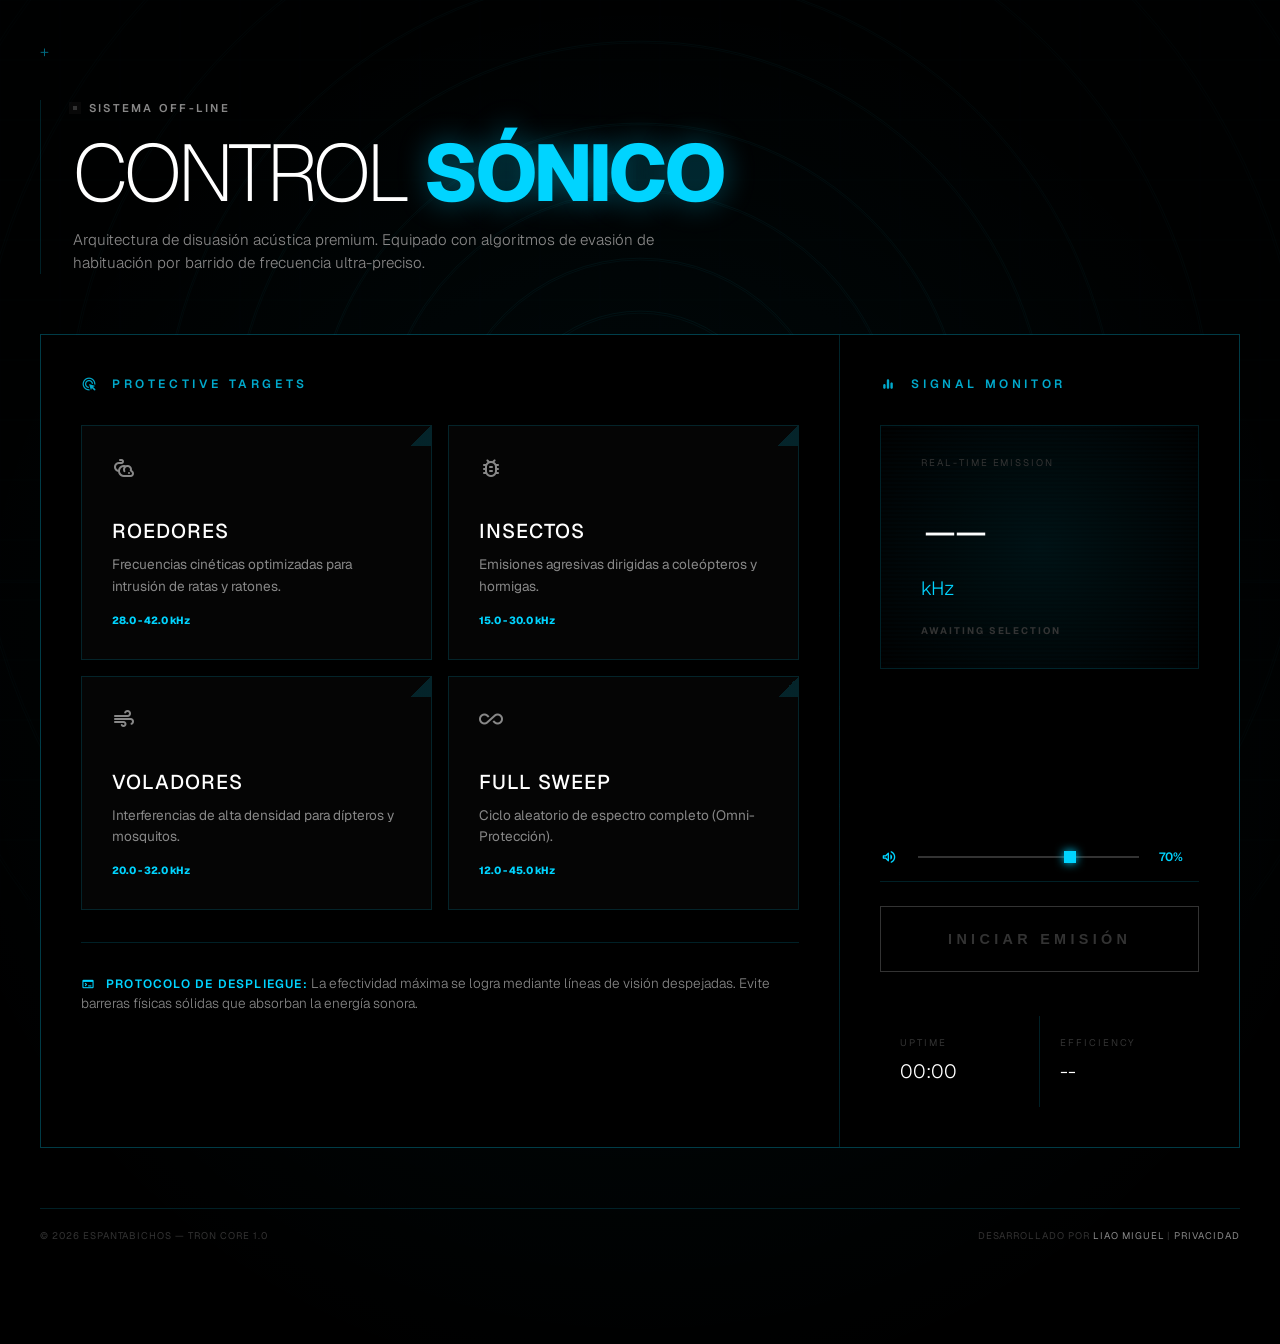
<file: index.html>
<!DOCTYPE html>
<html lang="es">
<head>
    <meta charset="UTF-8">
    <meta name="viewport" content="width=device-width, initial-scale=1.0">
    <title>Espantabichos — Control Sónico de Plagas</title>
    
    <!-- Iconos -->
    <link rel="stylesheet" href="https://fonts.googleapis.com/css2?family=Material+Symbols+Rounded:opsz,wght,FILL,GRAD@24,400,0,0" />
    
    <!-- Estilos del Proyecto -->
    <link rel="stylesheet" href="css/style.css">
    
    <!-- PWA e Iconos de Compatibilidad -->
    <link rel="apple-touch-icon" sizes="57x57" href="apple-icon-57x57.png">
    <link rel="apple-touch-icon" sizes="60x60" href="apple-icon-60x60.png">
    <link rel="apple-touch-icon" sizes="72x72" href="apple-icon-72x72.png">
    <link rel="apple-touch-icon" sizes="76x76" href="apple-icon-76x76.png">
    <link rel="apple-touch-icon" sizes="114x114" href="apple-icon-114x114.png">
    <link rel="apple-touch-icon" sizes="120x120" href="apple-icon-120x120.png">
    <link rel="apple-touch-icon" sizes="144x144" href="apple-icon-144x144.png">
    <link rel="apple-touch-icon" sizes="152x152" href="apple-icon-152x152.png">
    <link rel="apple-touch-icon" sizes="180x180" href="apple-icon-180x180.png">
    <link rel="icon" type="image/png" sizes="192x192"  href="android-icon-192x192.png">
    <link rel="icon" type="image/png" sizes="32x32" href="favicon-32x32.png">
    <link rel="icon" type="image/png" sizes="96x96" href="favicon-96x96.png">
    <link rel="icon" type="image/png" sizes="16x16" href="favicon-16x16.png">
    
    <link rel="manifest" href="manifest.webmanifest">
    <meta name="msapplication-TileColor" content="#050a0f">
    <meta name="msapplication-TileImage" content="ms-icon-144x144.png">
    <meta name="theme-color" content="#00f2ff">
</head>
<body>

<canvas id="bg-canvas"></canvas>

<div class="layout">
    <header class="hero">
        <div class="status-badge" id="statusBadge">
            <span class="status-dot"></span>
            <span id="statusText">SISTEMA OFF-LINE</span>
        </div>
        <h1>Control <span>Sónico</span></h1>
        <p>Arquitectura de disuasión acústica premium. Equipado con algoritmos de evasión de habituación por barrido de frecuencia ultra-preciso.</p>
    </header>

    <main class="dashboard">
        <!-- Panel de Objetivos -->
        <section class="block main-panel">
            <div class="block-header">
                <span class="material-symbols-rounded" style="font-size: 16px;">ads_click</span>
                Protective Targets
            </div>
            
            <div class="modes-container">
                <div class="mode-card" onclick="selectMode(0, this)">
                    <div class="icon-wrap">
                        <span class="material-symbols-rounded">pest_control_rodent</span>
                    </div>
                    <div class="mode-text">
                        <h3>Roedores</h3>
                        <p>Frecuencias cinéticas optimizadas para intrusión de ratas y ratones.</p>
                    </div>
                    <div class="mode-freq">28.0 - 42.0 kHz</div>
                </div>

                <div class="mode-card" onclick="selectMode(1, this)">
                    <div class="icon-wrap">
                        <span class="material-symbols-rounded">bug_report</span>
                    </div>
                    <div class="mode-text">
                        <h3>Insectos</h3>
                        <p>Emisiones agresivas dirigidas a coleópteros y hormigas.</p>
                    </div>
                    <div class="mode-freq">15.0 - 30.0 kHz</div>
                </div>

                <div class="mode-card" onclick="selectMode(2, this)">
                    <div class="icon-wrap">
                        <span class="material-symbols-rounded">air</span>
                    </div>
                    <div class="mode-text">
                        <h3>Voladores</h3>
                        <p>Interferencias de alta densidad para dípteros y mosquitos.</p>
                    </div>
                    <div class="mode-freq">20.0 - 32.0 kHz</div>
                </div>

                <div class="mode-card" onclick="selectMode(3, this)">
                    <div class="icon-wrap">
                        <span class="material-symbols-rounded">all_inclusive</span>
                    </div>
                    <div class="mode-text">
                        <h3>Full Sweep</h3>
                        <p>Ciclo aleatorio de espectro completo (Omni-Protección).</p>
                    </div>
                    <div class="mode-freq">12.0 - 45.0 kHz</div>
                </div>
            </div>

            <div class="info-card">
                <span class="material-symbols-rounded" style="font-size: 14px; vertical-align: middle; margin-right: 8px; color: var(--primary);">terminal</span>
                <strong>Protocolo de Despliegue:</strong> La efectividad máxima se logra mediante líneas de visión despejadas. Evite barreras físicas sólidas que absorban la energía sonora.
            </div>
        </section>

        <!-- Monitor y Control -->
        <section class="block side-panel monitor">
            <div class="block-header">
                <span class="material-symbols-rounded" style="font-size: 16px;">equalizer</span>
                Signal Monitor
            </div>

            <div class="freq-display">
                <div class="stat-label">Real-Time Emission</div>
                <div class="freq-number" id="freqNum">--</div>
                <div class="freq-unit">kHz</div>
                <div id="algTag" style="margin-top: 20px; font-size: 0.6rem; color: var(--text-dim); font-weight: 700; letter-spacing: 0.2em; text-transform: uppercase;">AWAITING SELECTION</div>
            </div>

            <div class="visualizer" id="vizContainer">
                <!-- Barras generadas por JS -->
            </div>

            <div class="controls-group">
                <div class="volume-bar">
                    <span class="material-symbols-rounded" style="color: var(--primary); font-size: 18px;">volume_up</span>
                    <input type="range" min="0" max="100" value="70" id="volRange">
                    <span id="volVal" style="font-size: 0.75rem; width: 40px; font-weight: 600; color: var(--primary);">70%</span>
                </div>

                <button class="btn-action" id="mainButton" disabled>
                    INICIAR EMISIÓN
                </button>

                <div class="stats-grid">
                    <div class="stat-card">
                        <div class="stat-label">Uptime</div>
                        <div class="stat-value" id="timeVal">00:00</div>
                    </div>
                    <div class="stat-card">
                        <div class="stat-label">Efficiency</div>
                        <div class="stat-value" id="effVal">--</div>
                    </div>
                </div>
            </div>
        </section>
    </main>

    <footer>
        <div>&copy; 2026 Espantabichos — TRON CORE 1.0</div>
        <div>Desarrollado por <a href="https://liao.com.ar">Liao Miguel</a> | <a href="privacy.html">Privacidad</a></div>
    </footer>
</div>

<!-- Lógica del Proyecto -->
<script src="js/script.js"></script>

<script>
    if ('serviceWorker' in navigator) {
        window.addEventListener('load', () => {
            navigator.serviceWorker.register('./sw.js')
                .then(reg => console.log('SW registrado', reg))
                .catch(err => console.error('Error al registrar SW', err));
        });
    }
</script>

</body>
</html>
</file>
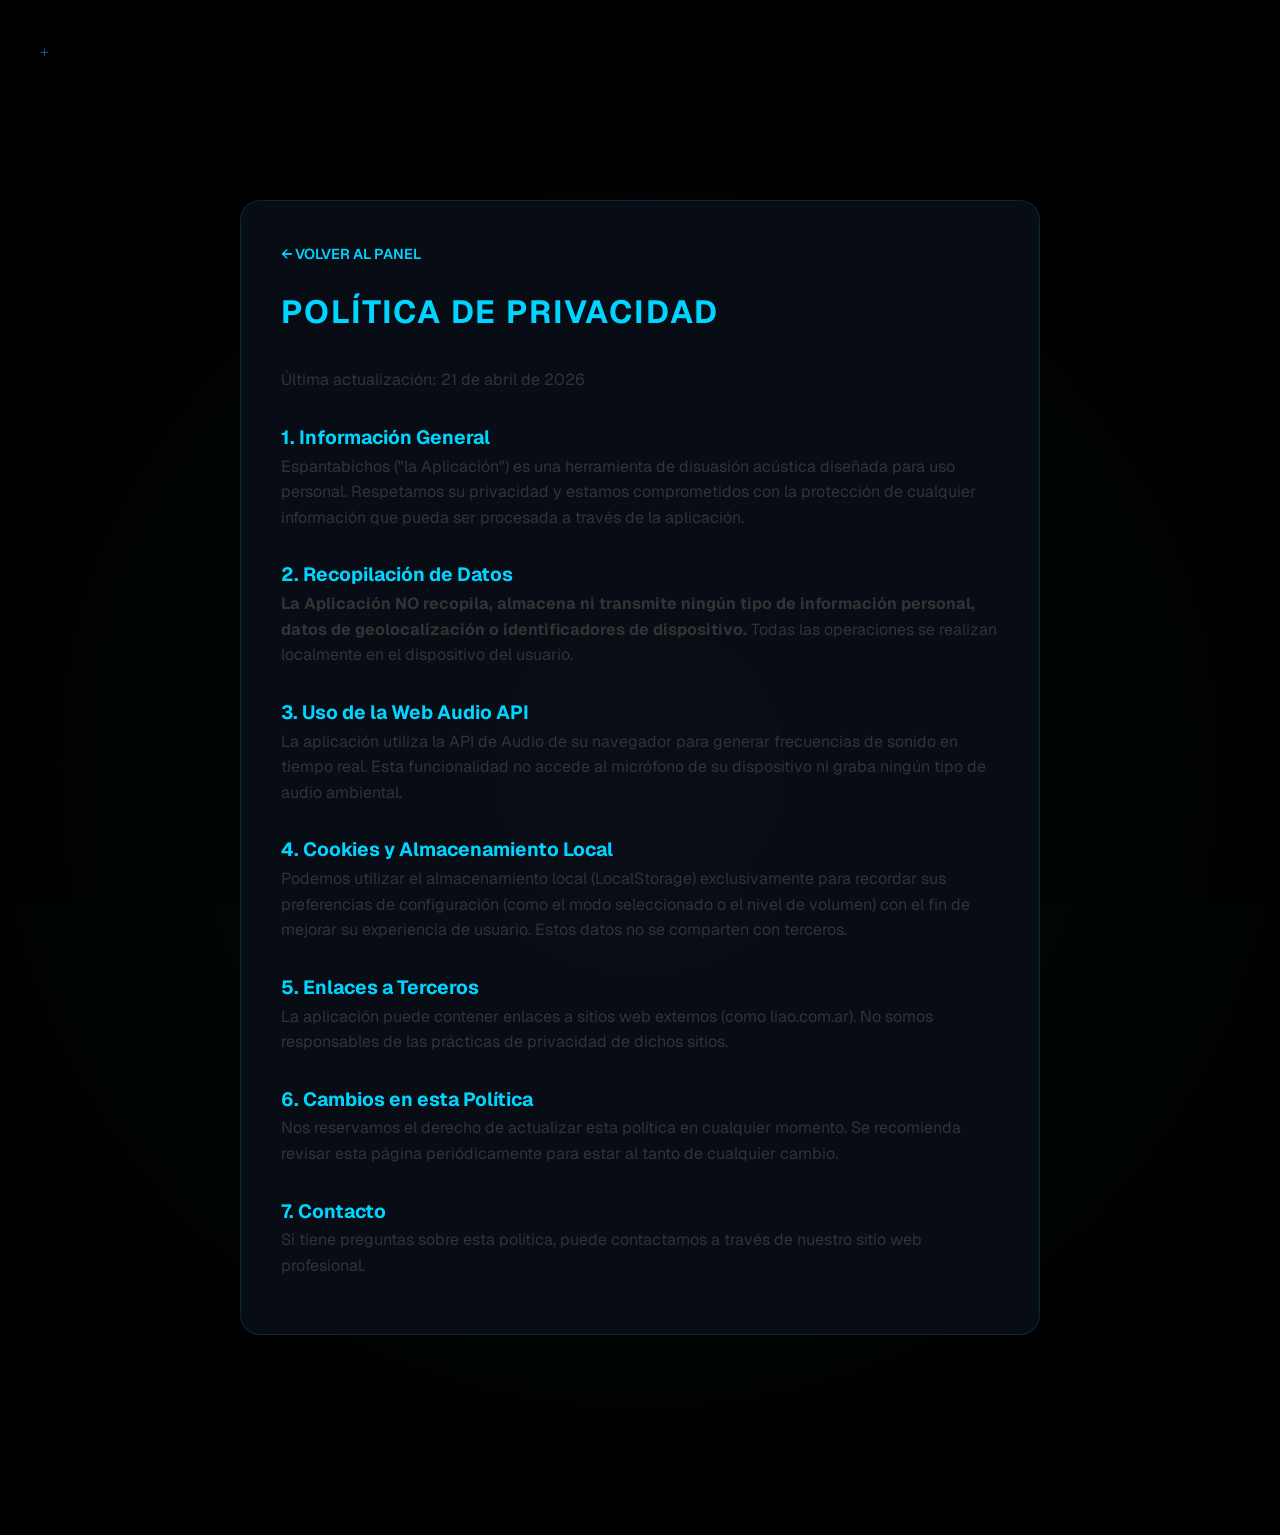
<file: privacy.html>
<!DOCTYPE html>
<html lang="es">
<head>
    <meta charset="UTF-8">
    <meta name="viewport" content="width=device-width, initial-scale=1.0">
    <title>Política de Privacidad — Espantabichos</title>
    <link rel="stylesheet" href="css/style.css">
    <style>
        .privacy-content {
            max-width: 800px;
            margin: 100px auto;
            padding: 40px;
            background: rgba(10, 15, 25, 0.8);
            border: 1px solid var(--border);
            border-radius: 20px;
            backdrop-filter: blur(20px);
            line-height: 1.6;
            color: var(--text-dim);
        }
        h1, h2 { color: var(--primary); }
        h1 { margin-bottom: 30px; text-transform: uppercase; letter-spacing: 2px; }
        h2 { margin-top: 30px; font-size: 1.2rem; }
        p { margin-bottom: 15px; }
        .back-link {
            display: inline-block;
            margin-bottom: 20px;
            color: var(--primary);
            text-decoration: none;
            font-size: 0.9rem;
            font-weight: 600;
        }
        .back-link:hover { text-decoration: underline; }
    </style>
</head>
<body>
    <canvas id="bg-canvas"></canvas>
    <div class="layout">
        <div class="privacy-content">
            <a href="index.html" class="back-link">← VOLVER AL PANEL</a>
            <h1>Política de Privacidad</h1>
            <p>Última actualización: 21 de abril de 2026</p>

            <h2>1. Información General</h2>
            <p>Espantabichos ("la Aplicación") es una herramienta de disuasión acústica diseñada para uso personal. Respetamos su privacidad y estamos comprometidos con la protección de cualquier información que pueda ser procesada a través de la aplicación.</p>

            <h2>2. Recopilación de Datos</h2>
            <p><strong>La Aplicación NO recopila, almacena ni transmite ningún tipo de información personal, datos de geolocalización o identificadores de dispositivo.</strong> Todas las operaciones se realizan localmente en el dispositivo del usuario.</p>

            <h2>3. Uso de la Web Audio API</h2>
            <p>La aplicación utiliza la API de Audio de su navegador para generar frecuencias de sonido en tiempo real. Esta funcionalidad no accede al micrófono de su dispositivo ni graba ningún tipo de audio ambiental.</p>

            <h2>4. Cookies y Almacenamiento Local</h2>
            <p>Podemos utilizar el almacenamiento local (LocalStorage) exclusivamente para recordar sus preferencias de configuración (como el modo seleccionado o el nivel de volumen) con el fin de mejorar su experiencia de usuario. Estos datos no se comparten con terceros.</p>

            <h2>5. Enlaces a Terceros</h2>
            <p>La aplicación puede contener enlaces a sitios web externos (como liao.com.ar). No somos responsables de las prácticas de privacidad de dichos sitios.</p>

            <h2>6. Cambios en esta Política</h2>
            <p>Nos reservamos el derecho de actualizar esta política en cualquier momento. Se recomienda revisar esta página periódicamente para estar al tanto de cualquier cambio.</p>

            <h2>7. Contacto</h2>
            <p>Si tiene preguntas sobre esta política, puede contactarnos a través de nuestro sitio web profesional.</p>
        </div>
    </div>

    <!-- Script para mantener el fondo animado coherente -->
    <script>
        const canvas = document.getElementById('bg-canvas');
        const ctx = canvas.getContext('2d');
        function resize() {
            canvas.width = window.innerWidth;
            canvas.height = window.innerHeight;
        }
        window.addEventListener('resize', resize);
        resize();

        function draw() {
            ctx.fillStyle = 'rgba(5, 10, 15, 0.1)';
            ctx.fillRect(0, 0, canvas.width, canvas.height);
            // Simulación simple de estática/ruido para el fondo
            for(let i=0; i<100; i++) {
                ctx.fillStyle = `rgba(0, 242, 255, ${Math.random() * 0.05})`;
                ctx.fillRect(Math.random() * canvas.width, Math.random() * canvas.height, 1, 1);
            }
            requestAnimationFrame(draw);
        }
        draw();
    </script>
</body>
</html>
</file>
<file: css/style.css>
@import url('https://fonts.googleapis.com/css2?family=Geist:wght@100;300;400;600;800&display=swap');

:root {
    --bg-base: #000000;
    --bg-card: #050505;
    --border: rgba(0, 212, 255, 0.15);
    --border-active: rgba(0, 212, 255, 0.6);
    --primary: #00d4ff;
    --primary-muted: rgba(0, 212, 255, 0.1);
    --primary-glow: rgba(0, 212, 255, 0.4);
    --text-main: #ffffff;
    --text-muted: #888888;
    --text-dim: #333333;
    --success: #00ffaa;
    --error: #ff3333;
    --font: 'Geist', 'Inter', system-ui, sans-serif;
    --grid-size: 40px;
}

* { margin: 0; padding: 0; box-sizing: border-box; }

body {
    font-family: var(--font);
    background-color: var(--bg-base);
    color: var(--text-main);
    min-height: 100vh;
    line-height: 1.5;
    overflow-x: hidden;
    -webkit-font-smoothing: antialiased;
    position: relative;
    
    /* Grid Pattern */
    background-image: 
        radial-gradient(circle at 50% 50%, rgba(0, 212, 255, 0.05) 0%, transparent 80%),
        linear-gradient(var(--text-dim) 0.5px, transparent 0.5px),
        linear-gradient(90deg, var(--text-dim) 0.5px, transparent 0.5px);
    background-size: 100% 100%, var(--grid-size) var(--grid-size), var(--grid-size) var(--grid-size);
}

#bg-canvas {
    position: fixed;
    top: 0;
    left: 0;
    width: 100vw;
    height: 100vh;
    z-index: -2;
    opacity: 0.3;
    pointer-events: none;
}

/* Background Ornament: Dots */
body::before {
    content: '';
    position: fixed;
    inset: 0;
    background-image: radial-gradient(var(--text-dim) 0.5px, transparent 0.5px);
    background-size: 20px 20px;
    opacity: 0.2;
    z-index: -1;
}

.layout {
    max-width: 1300px;
    margin: 0 auto;
    padding: 100px 40px;
    display: flex;
    flex-direction: column;
    gap: 60px;
    position: relative;
}

@media (max-width: 768px) {
    .layout {
        padding: 20px 15px;
        gap: 20px;
    }
}

/* Frame Lines and + corners */
.layout::after {
    content: '+';
    position: absolute;
    top: 40px; left: 40px;
    color: var(--primary);
    font-weight: 300;
    opacity: 0.5;
}

/* Hero Section */
.hero {
    text-align: left;
    display: flex;
    flex-direction: column;
    gap: 20px;
    border-left: 1px solid var(--border);
    padding-left: 32px;
}

@media (max-width: 768px) {
    .hero {
        padding-left: 15px;
        gap: 5px;
        border-left-width: 2px;
    }
    .status-badge { font-size: 0.6rem; margin-bottom: -5px; }
}

.status-badge {
    display: inline-flex;
    align-items: center;
    gap: 12px;
    font-size: 0.7rem;
    font-weight: 600;
    letter-spacing: 0.2em;
    color: var(--text-muted);
    text-transform: uppercase;
}

.status-dot {
    width: 4px;
    height: 4px;
    background: var(--text-dim);
    box-shadow: 0 0 0 4px rgba(255, 255, 255, 0.03);
}

.active .status-dot {
    background: var(--primary);
    box-shadow: 0 0 15px var(--primary);
    animation: beacon 1.5s infinite;
}

@keyframes beacon { 
    0% { transform: scale(1); opacity: 1; }
    50% { transform: scale(1.5); opacity: 0.5; }
    100% { transform: scale(1); opacity: 1; }
}

.hero h1 {
    font-size: clamp(3rem, 8vw, 5rem);
    font-weight: 200;
    letter-spacing: -0.05em;
    line-height: 0.9;
    text-transform: uppercase;
}

.hero h1 span {
    font-weight: 800;
    color: var(--primary);
    text-shadow: 0 0 30px var(--primary-glow);
}

.hero p {
    color: var(--text-muted);
    font-size: 0.95rem;
    max-width: 600px;
    font-weight: 300;
}

@media (max-width: 768px) {
    .hero h1 { font-size: 2rem; }
    .hero p { display: none; }
}

/* Bento Dashboard */
.dashboard {
    display: grid;
    grid-template-columns: repeat(12, 1fr);
    gap: 1px;
    background: var(--border);
    border: 1px solid var(--border);
}

@media (max-width: 1024px) {
    .dashboard { display: flex; flex-direction: column; gap: 1px; }
}

/* Blocks */
.block {
    background: var(--bg-base);
    padding: 40px;
    display: flex;
    flex-direction: column;
    gap: 32px;
}

@media (max-width: 768px) {
    .block {
        padding: 20px;
        gap: 20px;
    }
}

.block.main-panel { grid-column: span 8; }
.block.side-panel { grid-column: span 4; }

.block-header {
    display: flex;
    align-items: center;
    gap: 15px;
    font-size: 0.75rem;
    text-transform: uppercase;
    font-weight: 600;
    letter-spacing: 0.3em;
    color: var(--primary);
    opacity: 0.8;
}

@media (max-width: 768px) {
    .block-header { display: none; }
}

/* Mode Grid - Bento style within blocks */
.modes-container {
    display: grid;
    grid-template-columns: 1fr 1fr;
    gap: 16px;
}

@media (max-width: 640px) {
    .modes-container {
        grid-template-columns: 1fr 1fr;
        gap: 10px;
    }
}

.mode-card {
    background: rgba(255, 255, 255, 0.02);
    border: 1px solid var(--border);
    padding: 30px;
    cursor: pointer;
    transition: all 0.4s cubic-bezier(0.23, 1, 0.32, 1);
    position: relative;
    overflow: hidden;
}

.mode-card::before {
    content: '';
    position: absolute;
    top: 0; right: 0;
    width: 20px; height: 20px;
    background: linear-gradient(135deg, transparent 50%, var(--border) 50%);
}

.mode-card:hover {
    background: rgba(0, 212, 255, 0.03);
    border-color: var(--primary);
    transform: translateY(-4px);
}

.mode-card.active {
    background: var(--primary-muted);
    border-color: var(--primary);
    box-shadow: inset 0 0 20px var(--primary-muted);
}

.mode-card .icon-wrap {
    width: 40px;
    height: 40px;
    color: var(--text-muted);
    margin-bottom: 20px;
}

.mode-card.active .icon-wrap {
    color: var(--primary);
    filter: drop-shadow(0 0 8px var(--primary));
}

.mode-text h3 {
    font-size: 1.25rem;
    font-weight: 500;
    margin-bottom: 8px;
    text-transform: uppercase;
    letter-spacing: 0.05em;
}

.mode-text p {
    font-size: 0.85rem;
    color: var(--text-muted);
    line-height: 1.6;
}

.mode-freq {
    font-size: 0.65rem;
    font-weight: 800;
    color: var(--primary);
    margin-top: 15px;
}

@media (max-width: 768px) {
    .mode-card { 
        padding: 12px; 
        display: flex; 
        flex-direction: column; 
        align-items: center; 
        text-align: center;
        justify-content: center;
        min-height: 100px;
    }
    .mode-card .icon-wrap { 
        margin-bottom: 5px; 
        width: 24px; 
        height: 24px; 
        display: flex;
        align-items: center;
        justify-content: center;
    }
    .mode-card .icon-wrap span { font-size: 20px; }
    .mode-text h3 { font-size: 0.75rem; margin-bottom: 2px; }
    .mode-text p { display: none; }
    .mode-freq { margin-top: 5px; font-size: 0.55rem; opacity: 0.7; }
}

/* Monitor Display */
.monitor {
    background: var(--bg-base);
}

.freq-display {
    position: relative;
    padding: 30px 40px;
    background: radial-gradient(circle at center, rgba(0, 212, 255, 0.08), transparent);
    border: 1px solid var(--border);
    margin-bottom: 15px;
}

@media (max-width: 768px) {
    .freq-display { padding: 20px; margin-bottom: 10px; }
    .freq-number { font-size: 3.5rem; }
}

.freq-number {
    font-size: clamp(4rem, 15vw, 6rem);
    font-weight: 100;
    letter-spacing: -0.08em;
    color: var(--text-main);
    line-height: 1;
}

.freq-unit {
    font-size: 1.2rem;
    font-weight: 300;
    color: var(--primary);
    vertical-align: super;
}

/* Scanlines Animation */
.freq-display::after {
    content: '';
    position: absolute;
    inset: 0;
    background: linear-gradient(rgba(0, 212, 255, 0.1) 50%, transparent 50%);
    background-size: 100% 4px;
    pointer-events: none;
    opacity: 0.1;
}

/* Visualizer */
.visualizer {
    height: 100px;
    display: flex;
    align-items: flex-end;
    gap: 3px;
    padding: 0 10px;
}

@media (max-width: 768px) {
    .visualizer { display: none; }
}

.viz-bar {
    flex: 1;
    background: var(--primary);
    opacity: 0.2;
    transition: height 0.1s ease;
}

/* Controls */
.controls-group {
    display: flex;
    flex-direction: column;
    gap: 24px;
}

@media (max-width: 768px) {
    .controls-group { gap: 15px; }
}

.volume-bar {
    border-bottom: 1px solid var(--border);
    padding-bottom: 15px;
    display: flex;
    align-items: center;
    gap: 20px;
}

input[type=range] {
    flex: 1;
    appearance: none;
    background: var(--text-dim);
    height: 2px;
}

input[type=range]::-webkit-slider-thumb {
    appearance: none;
    width: 12px; height: 12px;
    background: var(--primary);
    border-radius: 0;
    box-shadow: 0 0 10px var(--primary);
}

.btn-action {
    width: 100%;
    padding: 24px;
    border: 1px solid var(--primary);
    background: transparent;
    color: var(--primary);
    font-size: 0.9rem;
    font-weight: 600;
    letter-spacing: 0.3em;
    text-transform: uppercase;
    cursor: pointer;
    transition: all 0.3s;
}

@media (max-width: 768px) {
    .btn-action { padding: 18px; font-size: 0.8rem; }
}

.btn-action:hover:not(:disabled) {
    background: var(--primary);
    color: #000;
    box-shadow: 0 0 50px var(--primary-glow);
}

.btn-action:disabled {
    border-color: var(--text-dim);
    color: var(--text-dim);
    cursor: not-allowed;
}

.btn-action.active {
    background: var(--error);
    border-color: var(--error);
    color: #fff;
    animation: glow-error 1.5s infinite alternate;
}

@keyframes glow-error {
    from { box-shadow: 0 0 20px rgba(255, 51, 51, 0.2); }
    to { box-shadow: 0 0 40px rgba(255, 51, 51, 0.6); }
}

/* Info Card */
.info-card {
    border-top: 1px solid var(--border);
    padding-top: 30px;
    font-size: 0.85rem;
    color: var(--text-muted);
    font-weight: 300;
}

@media (max-width: 768px) {
    .info-card { display: none; }
}

.info-card strong {
    color: var(--primary);
    font-weight: 600;
    text-transform: uppercase;
    font-size: 0.75rem;
    letter-spacing: 0.1em;
}

/* Stats */
.stats-grid {
    display: grid;
    grid-template-columns: 1fr 1fr;
    gap: 1px;
    background: var(--border);
    margin-top: 20px;
}

.stat-card {
    background: var(--bg-base);
    padding: 20px;
}

@media (max-width: 768px) {
    .stat-card { padding: 10px; }
    .stat-value { font-size: 1rem; }
}

.stat-label { font-size: 0.6rem; color: var(--text-dim); text-transform: uppercase; letter-spacing: 0.2em; margin-bottom: 8px; }
.stat-value { font-size: 1.2rem; font-weight: 300; color: var(--text-main); }

footer {
    border-top: 1px solid var(--border);
    padding-top: 20px;
    display: flex;
    justify-content: space-between;
    align-items: center;
    gap: 10px;
    color: var(--text-dim);
    font-size: 0.6rem;
    text-transform: uppercase;
    letter-spacing: 0.1em;
}

@media (max-width: 640px) {
    footer {
        flex-direction: column;
        align-items: flex-start;
    }
}

footer a {
    color: var(--text-muted);
    text-decoration: none;
    border-bottom: 1px solid transparent;
}

footer a:hover {
    color: var(--primary);
    border-bottom-color: var(--primary);
}
</file>
